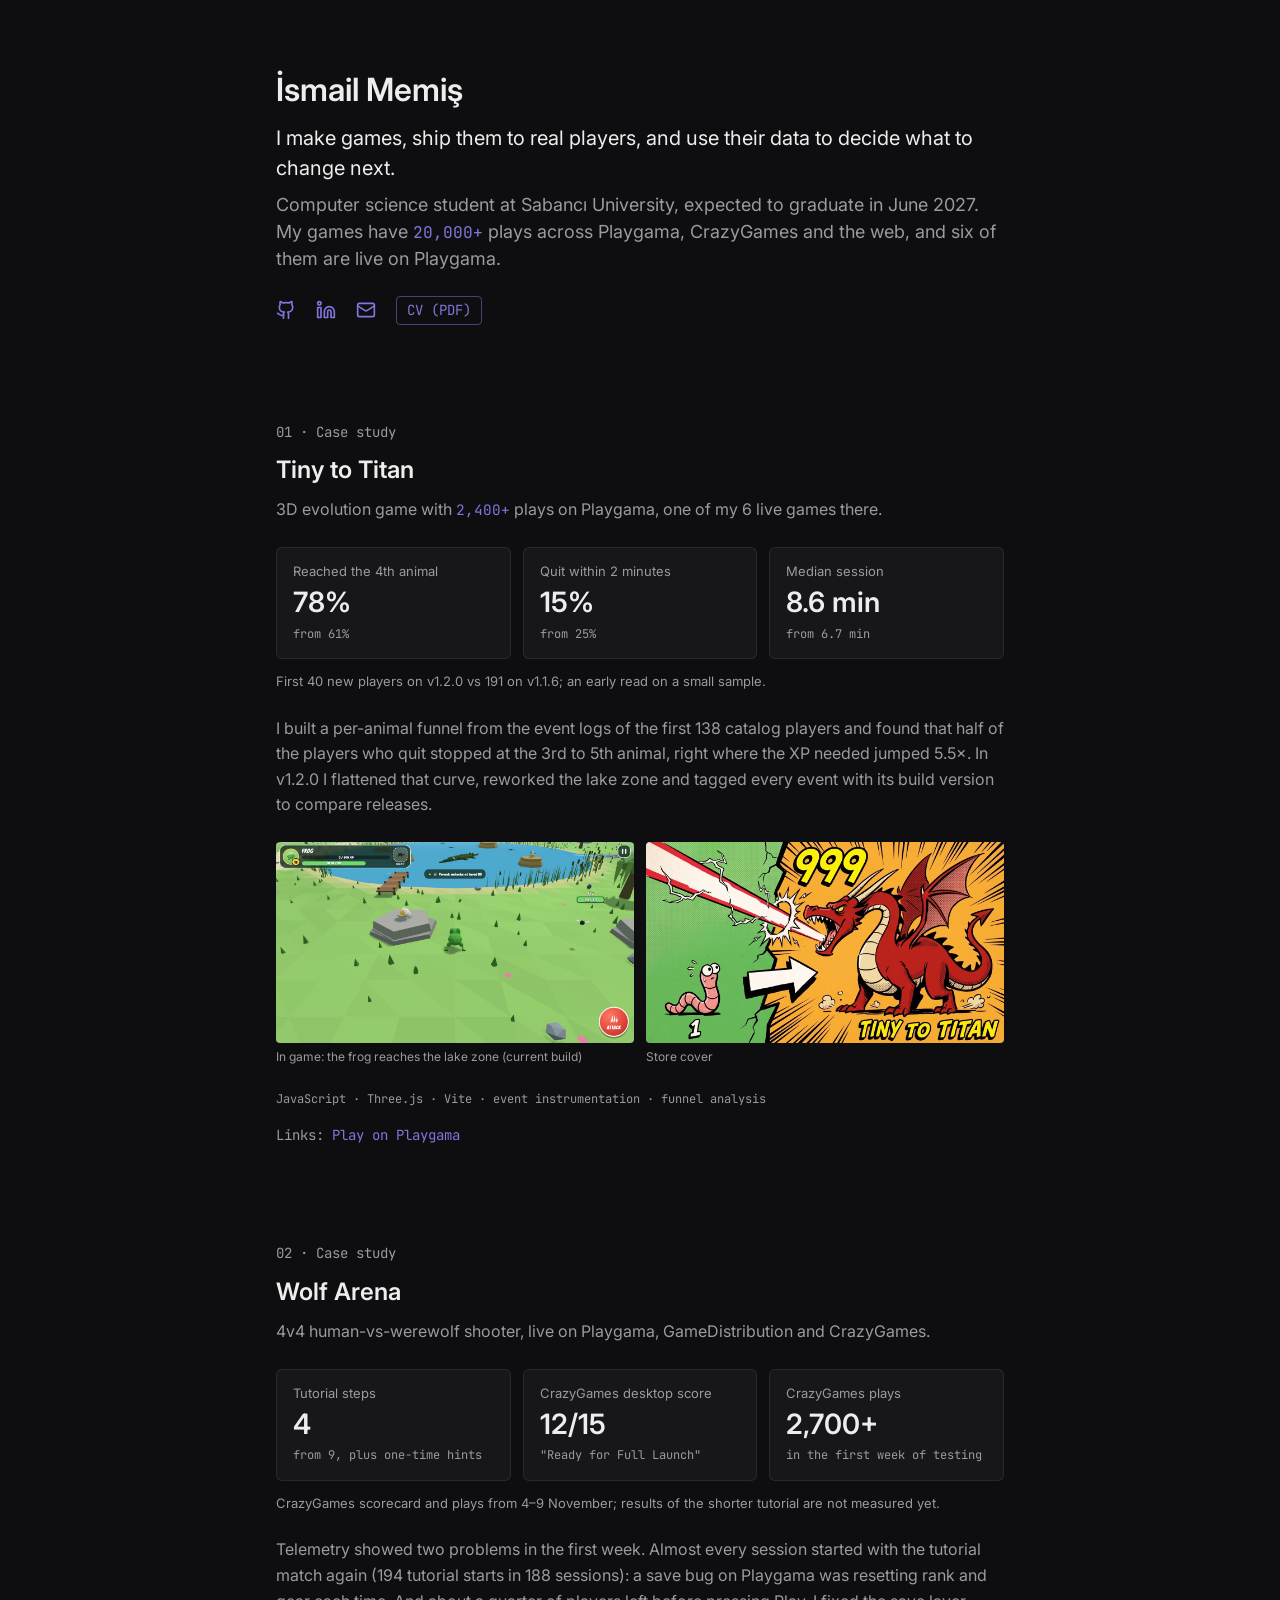
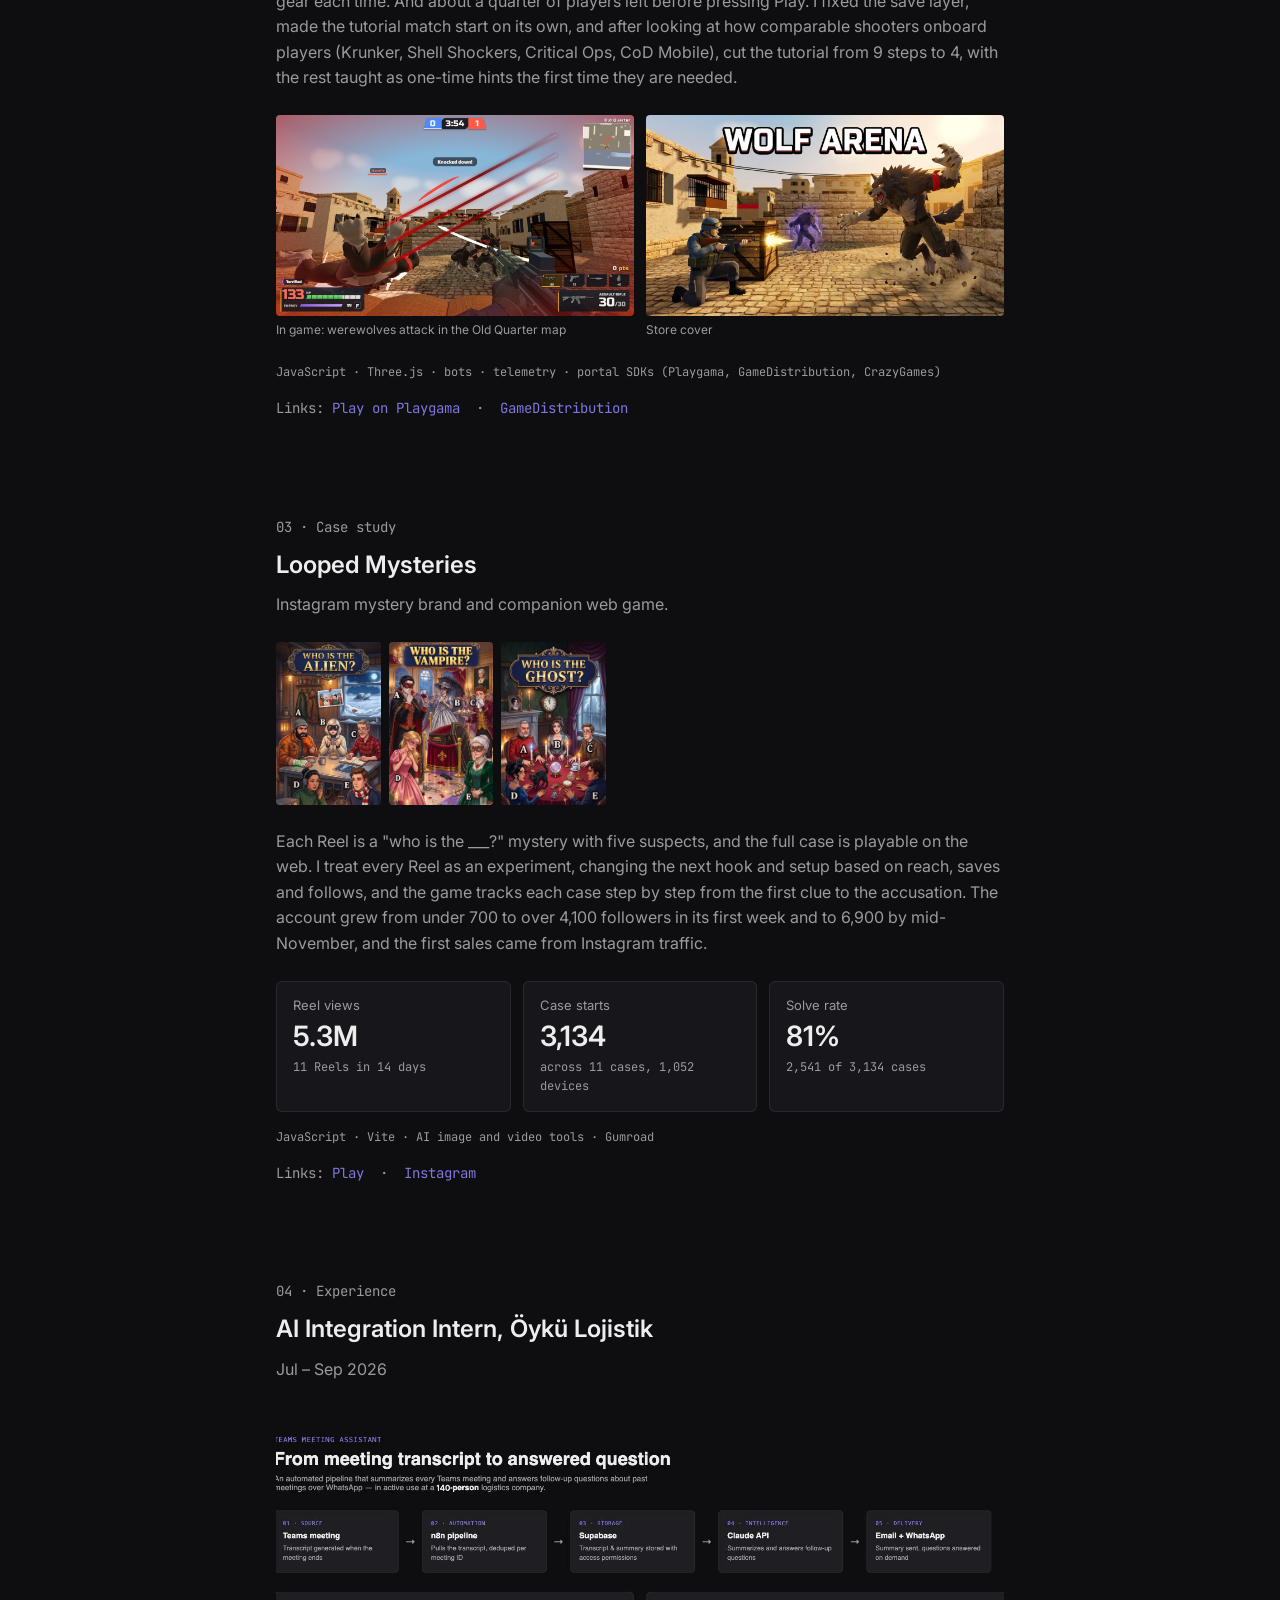
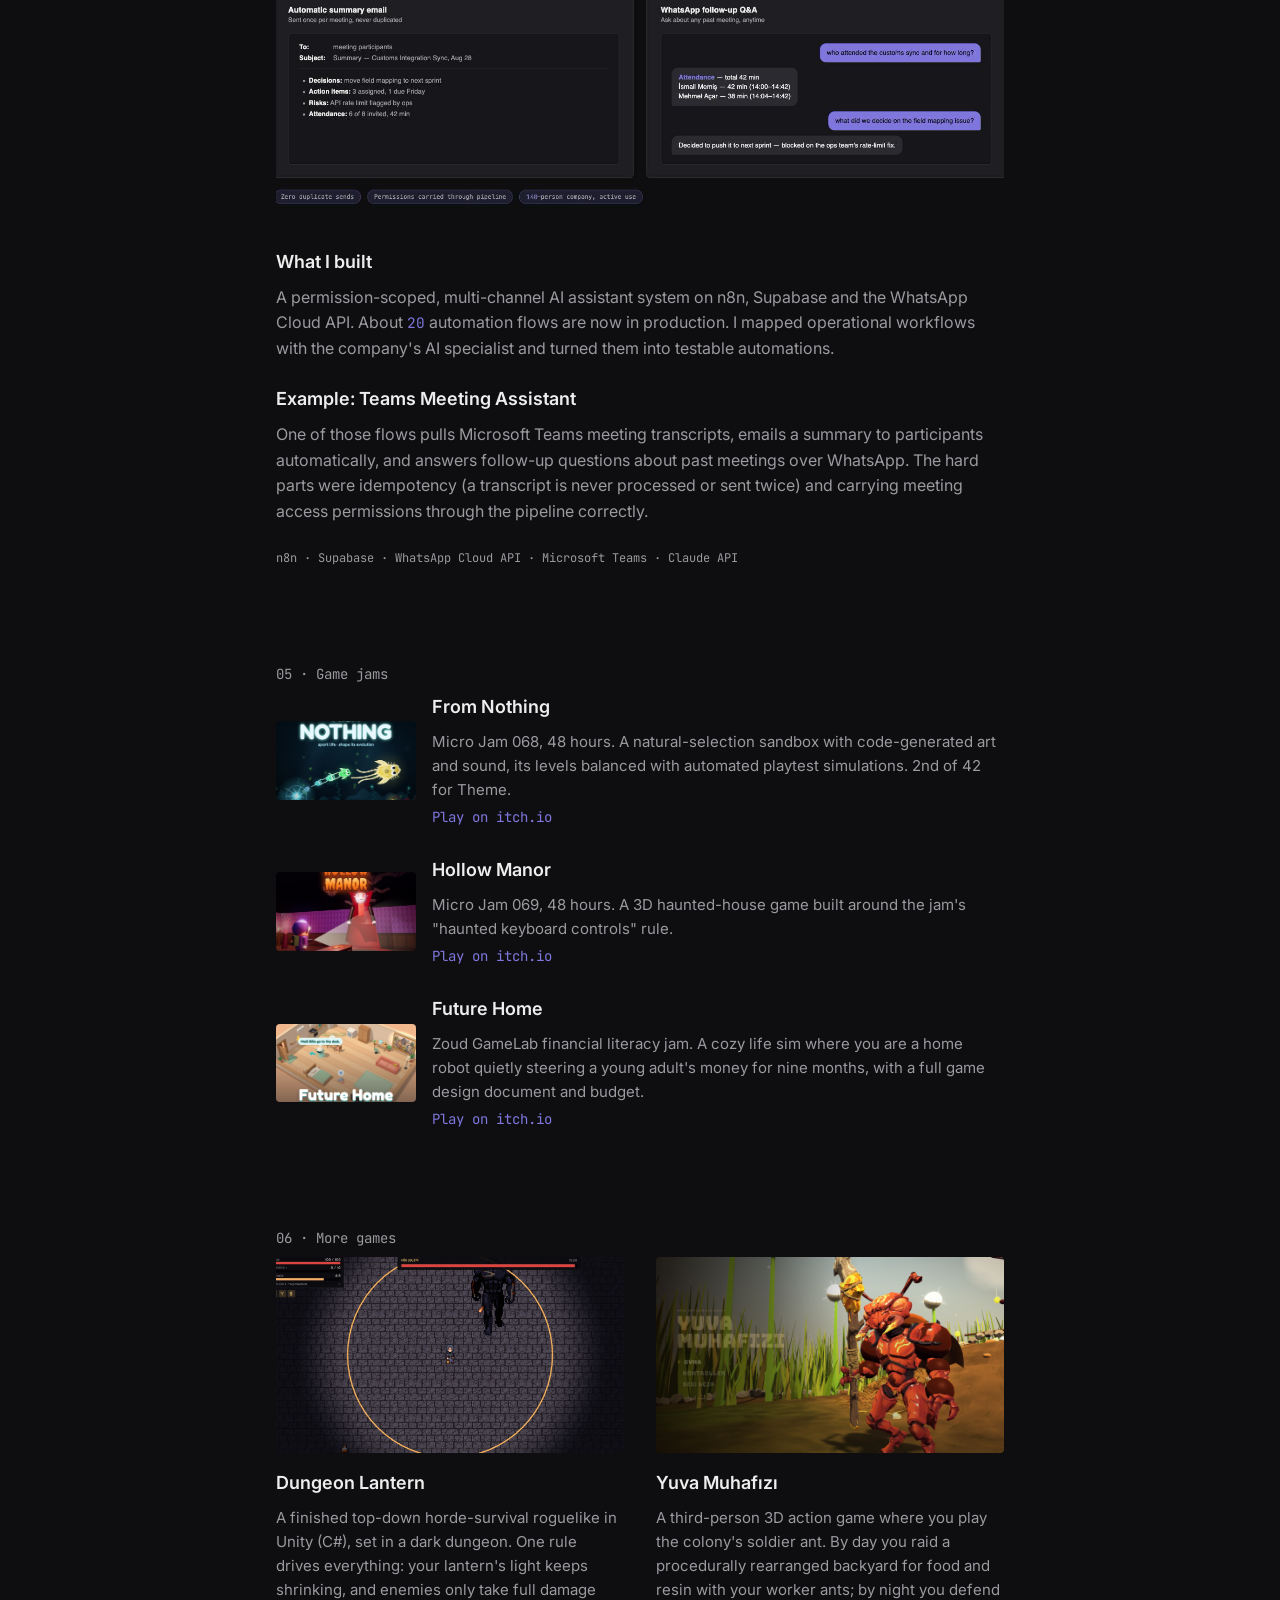
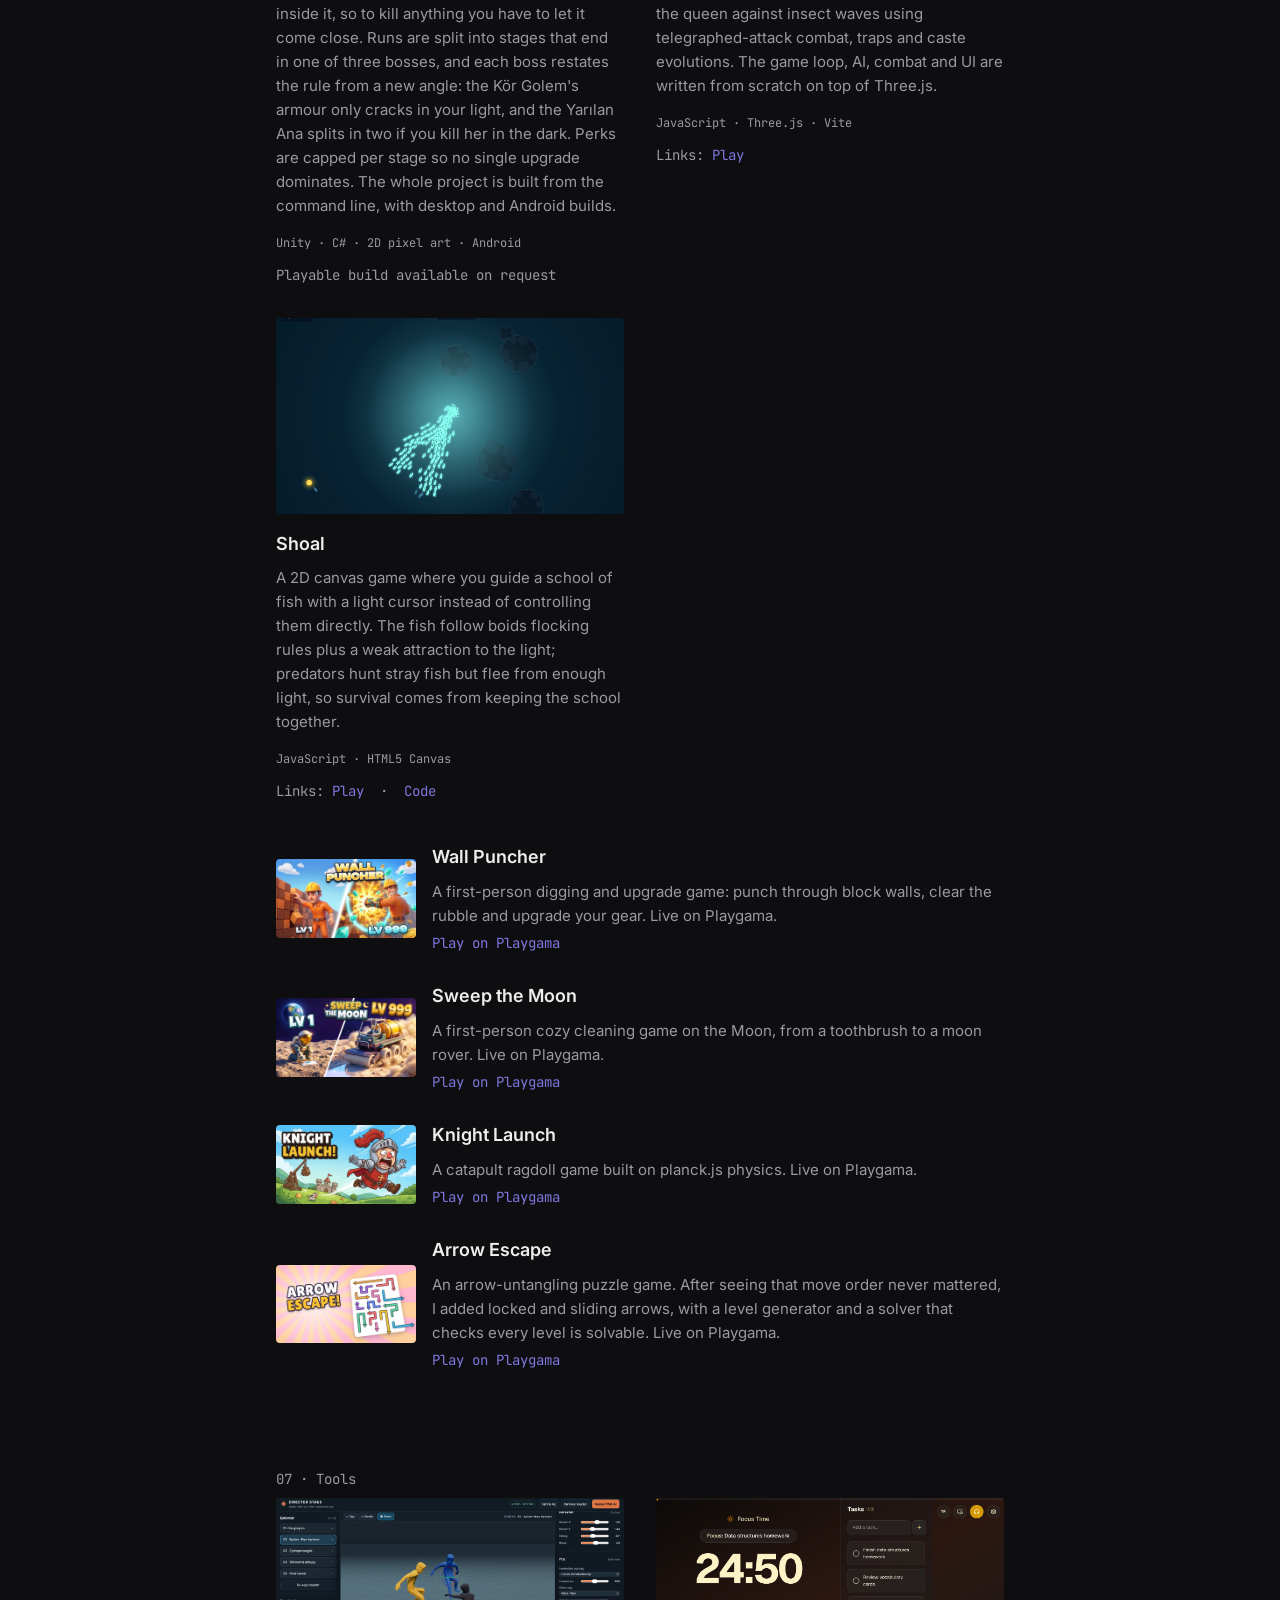
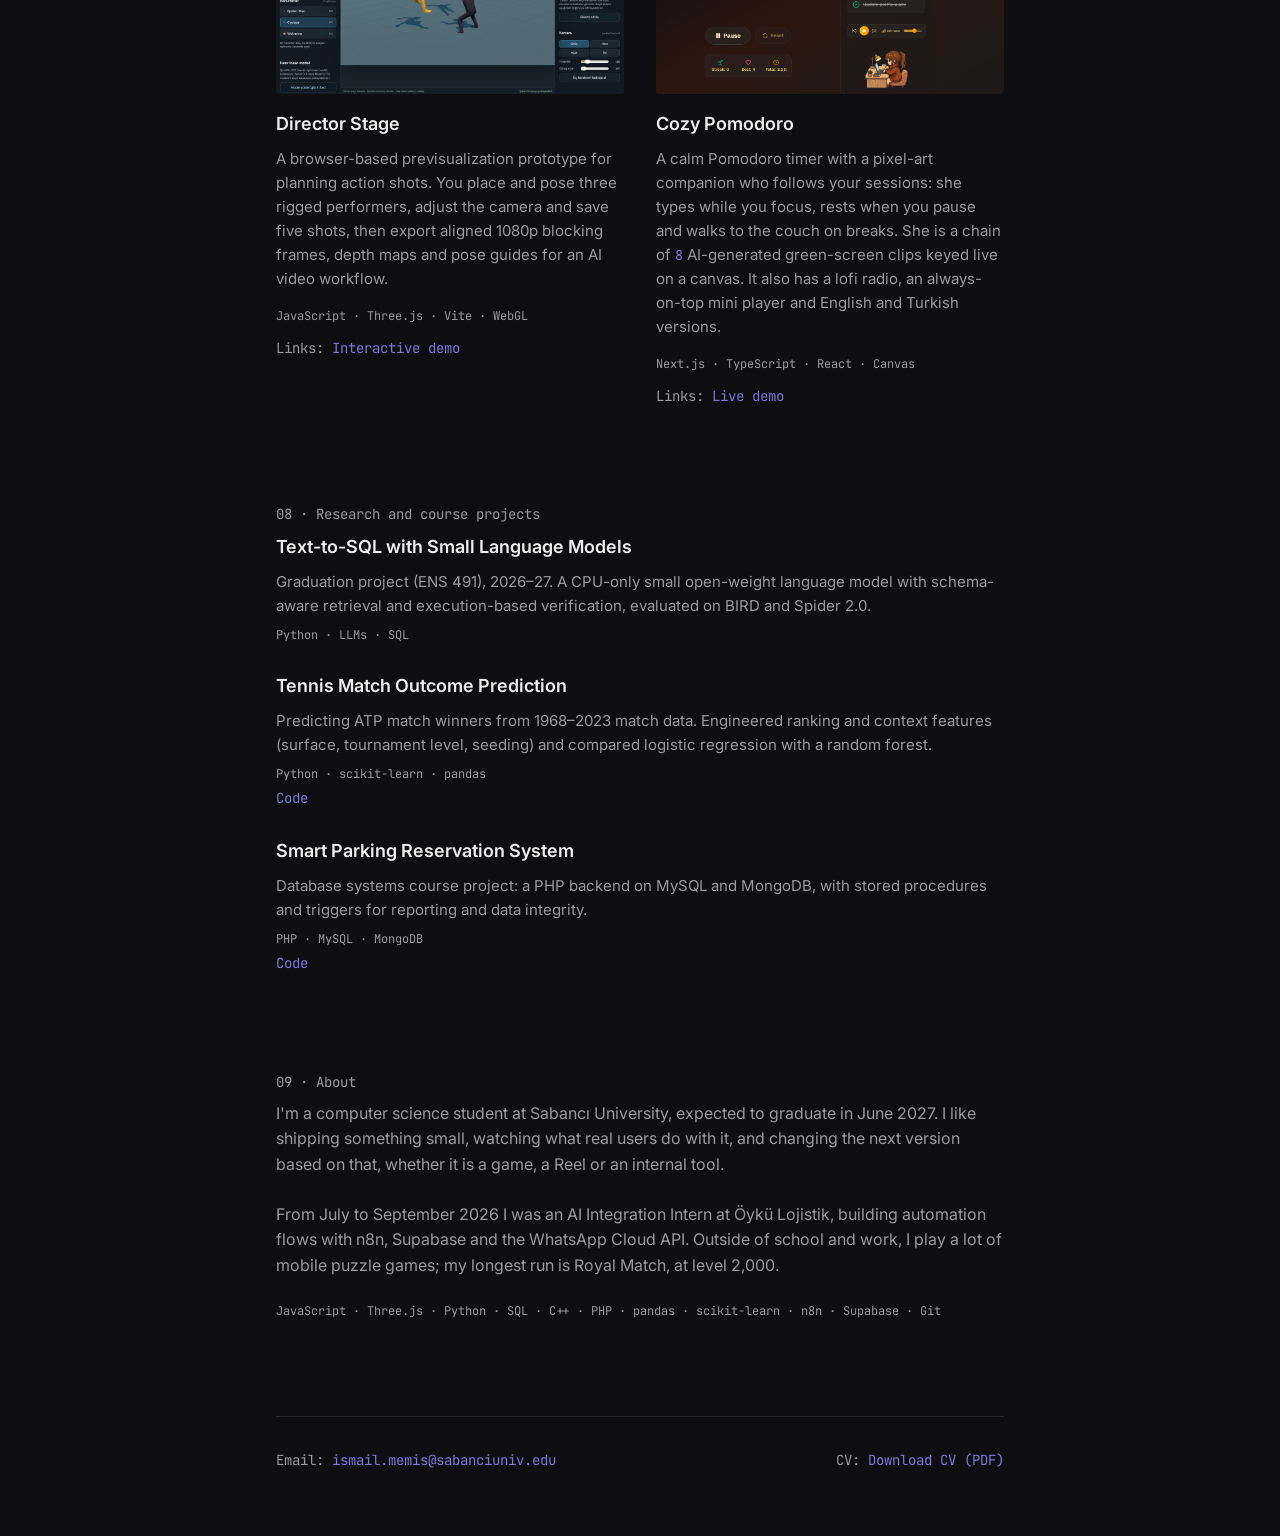
<file: index.html>
<!DOCTYPE html>
<html lang="en">
<head>
  <meta charset="UTF-8">
  <meta name="viewport" content="width=device-width, initial-scale=1.0">
  <title>İsmail Memiş - Portfolio</title>
  <meta name="description" content="Computer science student at Sabancı University (expected June 2027). I make games, ship them to real players and use their data to decide what to change next.">

  <link rel="icon" type="image/svg+xml" href="assets/favicon.svg">

  <meta property="og:title" content="İsmail Memiş - Portfolio">
  <meta property="og:description" content="Computer science student at Sabancı University (expected June 2027). I make games, ship them to real players and use their data to decide what to change next.">
  <meta property="og:type" content="website">
  <meta property="og:url" content="https://ismailm1734.github.io/">
  <meta property="og:image" content="https://ismailm1734.github.io/assets/og-cover.jpg">
  <meta property="og:image:width" content="1200">
  <meta property="og:image:height" content="627">

  <meta name="twitter:card" content="summary_large_image">
  <meta name="twitter:title" content="İsmail Memiş - Portfolio">
  <meta name="twitter:description" content="Computer science student at Sabancı University (expected June 2027). I make games, ship them to real players and use their data to decide what to change next.">
  <meta name="twitter:image" content="https://ismailm1734.github.io/assets/og-cover.jpg">

  <link rel="preconnect" href="https://fonts.googleapis.com">
  <link rel="preconnect" href="https://fonts.gstatic.com" crossorigin>
  <link href="https://fonts.googleapis.com/css2?family=Inter:wght@400;600&family=JetBrains+Mono:wght@400;600&display=swap" rel="stylesheet">

  <link rel="stylesheet" href="style.css?v=20261118b">
</head>
<body>
  <div class="container">
    <header>
      <h1>İsmail Memiş</h1>
      <p class="tagline">I make games, ship them to real players, and use their data to decide what to change next.</p>
      <p>Computer science student at Sabancı University, expected to graduate in June 2027. My games have <span class="accent-number">20,000+</span> plays across Playgama, CrazyGames and the web, and six of them are live on Playgama.</p>

      <div class="header-links">
        <a href="https://github.com/ismailm1734" aria-label="GitHub" target="_blank" rel="noopener noreferrer">
          <span class="icon icon-github"></span>
        </a>
        <a href="https://www.linkedin.com/in/ismail-memiş-722ab3253/" aria-label="LinkedIn" target="_blank" rel="noopener noreferrer">
          <span class="icon icon-linkedin"></span>
        </a>
        <a href="mailto:ismail.memis@sabanciuniv.edu" aria-label="Email">
          <span class="icon icon-mail"></span>
        </a>
        <a href="assets/ismail-memis-cv.pdf" class="header-cv" target="_blank" rel="noopener noreferrer">CV (PDF)</a>
      </div>
    </header>

    <main>
      <section class="case-study">
        <div class="section-number">01 · Case study</div>
        <h2>Tiny to Titan</h2>
        <p class="case-subtitle">3D evolution game with <span class="accent-number">2,400+</span> plays on Playgama, one of my 6 live games there.</p>

        <div class="stat-row">
          <div class="stat">
            <div class="stat-label">Reached the 4th animal</div>
            <div class="stat-value">78%</div>
            <div class="stat-delta">from 61%</div>
          </div>
          <div class="stat">
            <div class="stat-label">Quit within 2 minutes</div>
            <div class="stat-value">15%</div>
            <div class="stat-delta">from 25%</div>
          </div>
          <div class="stat">
            <div class="stat-label">Median session</div>
            <div class="stat-value">8.6 min</div>
            <div class="stat-delta">from 6.7 min</div>
          </div>
        </div>
        <p class="stat-note">First 40 new players on v1.2.0 vs 191 on v1.1.6; an early read on a small sample.</p>

        <p class="case-intro">I built a per-animal funnel from the event logs of the first 138 catalog players and found that half of the players who quit stopped at the 3rd to 5th animal, right where the XP needed jumped 5.5×. In v1.2.0 I flattened that curve, reworked the lake zone and tagged every event with its build version to compare releases.</p>

        <div class="case-media">
          <figure>
            <img src="assets/tiny-to-titan-gameplay.jpg" alt="Tiny to Titan gameplay: the player as a frog reaching the lake zone, with the XP bar and next animal at the top" loading="lazy">
            <figcaption>In game: the frog reaches the lake zone (current build)</figcaption>
          </figure>
          <figure>
            <img src="assets/tiny-to-titan.jpg" alt="Tiny to Titan cover art: a small worm marked 1 next to a fire-breathing dragon marked 999" loading="lazy">
            <figcaption>Store cover</figcaption>
          </figure>
        </div>

        <div class="tech-tags">JavaScript · Three.js · Vite · event instrumentation · funnel analysis</div>
        <div class="links-row">
          Links: <a href="https://playgama.com/game/tiny-to-titan" target="_blank" rel="noopener noreferrer">Play on Playgama</a>
        </div>
      </section>

      <section class="case-study">
        <div class="section-number">02 · Case study</div>
        <h2>Wolf Arena</h2>
        <p class="case-subtitle">4v4 human-vs-werewolf shooter, live on Playgama, GameDistribution and CrazyGames.</p>

        <div class="stat-row">
          <div class="stat">
            <div class="stat-label">Tutorial steps</div>
            <div class="stat-value">4</div>
            <div class="stat-delta">from 9, plus one-time hints</div>
          </div>
          <div class="stat">
            <div class="stat-label">CrazyGames desktop score</div>
            <div class="stat-value">12/15</div>
            <div class="stat-delta">"Ready for Full Launch"</div>
          </div>
          <div class="stat">
            <div class="stat-label">CrazyGames plays</div>
            <div class="stat-value">2,700+</div>
            <div class="stat-delta">in the first week of testing</div>
          </div>
        </div>
        <p class="stat-note">CrazyGames scorecard and plays from 4–9 November; results of the shorter tutorial are not measured yet.</p>

        <p class="case-intro">Telemetry showed two problems in the first week. Almost every session started with the tutorial match again (194 tutorial starts in 188 sessions): a save bug on Playgama was resetting rank and gear each time. And about a quarter of players left before pressing Play. I fixed the save layer, made the tutorial match start on its own, and after looking at how comparable shooters onboard players (Krunker, Shell Shockers, Critical Ops, CoD Mobile), cut the tutorial from 9 steps to 4, with the rest taught as one-time hints the first time they are needed.</p>

        <div class="case-media">
          <figure>
            <img src="assets/wolf-arena-gameplay.jpg" alt="Wolf Arena gameplay: werewolves attacking the player in the Old Quarter map, with the match HUD" loading="lazy">
            <figcaption>In game: werewolves attack in the Old Quarter map</figcaption>
          </figure>
          <figure>
            <img src="assets/wolf-arena.jpg" alt="Wolf Arena cover art" loading="lazy">
            <figcaption>Store cover</figcaption>
          </figure>
        </div>

        <div class="tech-tags">JavaScript · Three.js · bots · telemetry · portal SDKs (Playgama, GameDistribution, CrazyGames)</div>
        <div class="links-row">
          Links: <a href="https://playgama.com/game/wolf-arena" target="_blank" rel="noopener noreferrer">Play on Playgama</a>
          <span class="separator">·</span>
          <a href="https://gamedistribution.com/games/wolf-arena" target="_blank" rel="noopener noreferrer">GameDistribution</a>
        </div>
      </section>

      <section class="case-study">
        <div class="section-number">03 · Case study</div>
        <h2>Looped Mysteries</h2>
        <p class="case-subtitle">Instagram mystery brand and companion web game.</p>
        <div class="case-gallery">
          <img src="assets/lm-alien.jpg" alt="Looped Mysteries case cover: Who is the alien? Five suspects around a table in a snowed-in research station">
          <img src="assets/lm-vampire.jpg" alt="Looped Mysteries case cover: Who is the vampire? Five suspects at a masked ball">
          <img src="assets/lm-ghost.jpg" alt="Looped Mysteries case cover: Who is the ghost? Five suspects at a séance table">
        </div>

        <p class="case-intro">Each Reel is a "who is the ___?" mystery with five suspects, and the full case is playable on the web. I treat every Reel as an experiment, changing the next hook and setup based on reach, saves and follows, and the game tracks each case step by step from the first clue to the accusation. The account grew from under 700 to over 4,100 followers in its first week and to 6,900 by mid-November, and the first sales came from Instagram traffic.</p>

        <div class="stat-row">
          <div class="stat">
            <div class="stat-label">Reel views</div>
            <div class="stat-value">5.3M</div>
            <div class="stat-delta">11 Reels in 14 days</div>
          </div>
          <div class="stat">
            <div class="stat-label">Case starts</div>
            <div class="stat-value">3,134</div>
            <div class="stat-delta">across 11 cases, 1,052 devices</div>
          </div>
          <div class="stat">
            <div class="stat-label">Solve rate</div>
            <div class="stat-value">81%</div>
            <div class="stat-delta">2,541 of 3,134 cases</div>
          </div>
        </div>

        <div class="tech-tags">JavaScript · Vite · AI image and video tools · Gumroad</div>
        <div class="links-row">
          Links: <a href="https://loopedmysteries.me/" target="_blank" rel="noopener noreferrer">Play</a>
          <span class="separator">·</span>
          <a href="https://www.instagram.com/loopedmysteries/" target="_blank" rel="noopener noreferrer">Instagram</a>
        </div>
      </section>

      <section class="featured-project">
        <div class="section-number">04 · Experience</div>
        <h2>AI Integration Intern, Öykü Lojistik</h2>
        <p class="case-subtitle">Jul – Sep 2026</p>
        <img src="assets/meeting-assistant.png" alt="Diagram of the Teams Meeting Assistant pipeline, from transcript to email summary and WhatsApp Q&amp;A">

        <div class="featured-content">
          <div class="content-block">
            <h3>What I built</h3>
            <p>A permission-scoped, multi-channel AI assistant system on n8n, Supabase and the WhatsApp Cloud API. About <span class="accent-number">20</span> automation flows are now in production. I mapped operational workflows with the company's AI specialist and turned them into testable automations.</p>
          </div>

          <div class="content-block">
            <h3>Example: Teams Meeting Assistant</h3>
            <p>One of those flows pulls Microsoft Teams meeting transcripts, emails a summary to participants automatically, and answers follow-up questions about past meetings over WhatsApp. The hard parts were idempotency (a transcript is never processed or sent twice) and carrying meeting access permissions through the pipeline correctly.</p>
          </div>
        </div>
        <div class="tech-tags">n8n · Supabase · WhatsApp Cloud API · Microsoft Teams · Claude API</div>
      </section>

      <section class="other-projects">
        <div class="section-number">05 · Game jams</div>
        <ul class="compact-list">
          <li class="thumb-item">
            <img src="assets/from-nothing.jpg" alt="From Nothing cover art">
            <div>
              <h3>From Nothing</h3>
              <p>Micro Jam 068, 48 hours. A natural-selection sandbox with code-generated art and sound, its levels balanced with automated playtest simulations. 2nd of 42 for Theme.</p>
              <div class="links-row"><a href="https://ismailm1734.itch.io/from-nothing" target="_blank" rel="noopener noreferrer">Play on itch.io</a></div>
            </div>
          </li>
          <li class="thumb-item">
            <img src="assets/hollow-manor.jpg" alt="Hollow Manor cover art">
            <div>
              <h3>Hollow Manor</h3>
              <p>Micro Jam 069, 48 hours. A 3D haunted-house game built around the jam's "haunted keyboard controls" rule.</p>
              <div class="links-row"><a href="https://ismailm1734.itch.io/hollow-manor" target="_blank" rel="noopener noreferrer">Play on itch.io</a></div>
            </div>
          </li>
          <li class="thumb-item">
            <img src="assets/future-home.jpg" alt="Future Home cover art">
            <div>
              <h3>Future Home</h3>
              <p>Zoud GameLab financial literacy jam. A cozy life sim where you are a home robot quietly steering a young adult's money for nine months, with a full game design document and budget.</p>
              <div class="links-row"><a href="https://ismailm1734.itch.io/future-home" target="_blank" rel="noopener noreferrer">Play on itch.io</a></div>
            </div>
          </li>
        </ul>
      </section>

      <section class="other-projects">
        <div class="section-number">06 · More games</div>
        <div class="projects-grid">

          <article class="project-card">
            <img src="assets/dungeon-lantern-gameplay.jpg" alt="Dungeon Lantern gameplay: the player stands in the lantern's light circle as the Kör Golem boss walks in, with health, level and lantern bars at the top left" loading="lazy">
            <div class="card-content">
              <h3>Dungeon Lantern</h3>
              <p>A finished top-down horde-survival roguelike in Unity (C#), set in a dark dungeon. One rule drives everything: your lantern's light keeps shrinking, and enemies only take full damage inside it, so to kill anything you have to let it come close. Runs are split into stages that end in one of three bosses, and each boss restates the rule from a new angle: the Kör Golem's armour only cracks in your light, and the Yarılan Ana splits in two if you kill her in the dark. Perks are capped per stage so no single upgrade dominates. The whole project is built from the command line, with desktop and Android builds.</p>
              <div class="tech-tags">Unity · C# · 2D pixel art · Android</div>
              <div class="links-row">Playable build available on request</div>
            </div>
          </article>

          <article class="project-card">
            <img src="assets/yuva-muhafizi.png" alt="Title screen of Yuva Muhafızı, showing the armored soldier ant holding a spear">
            <div class="card-content">
              <h3>Yuva Muhafızı</h3>
              <p>A third-person 3D action game where you play the colony's soldier ant. By day you raid a procedurally rearranged backyard for food and resin with your worker ants; by night you defend the queen against insect waves using telegraphed-attack combat, traps and caste evolutions. The game loop, AI, combat and UI are written from scratch on top of Three.js.</p>
              <div class="tech-tags">JavaScript · Three.js · Vite</div>
              <div class="links-row">
                Links: <a href="https://ismailm1734.github.io/yuva-muhafizi/" target="_blank" rel="noopener noreferrer">Play</a>
              </div>
            </div>
          </article>

          <article class="project-card">
            <img src="assets/boids.png" alt="Screenshot of Shoal, a boids-based fish flocking game">
            <div class="card-content">
              <h3>Shoal</h3>
              <p>A 2D canvas game where you guide a school of fish with a light cursor instead of controlling them directly. The fish follow boids flocking rules plus a weak attraction to the light; predators hunt stray fish but flee from enough light, so survival comes from keeping the school together.</p>
              <div class="tech-tags">JavaScript · HTML5 Canvas</div>
              <div class="links-row">
                Links: <a href="https://ismailm1734.github.io/boids_fishes/" target="_blank" rel="noopener noreferrer">Play</a>
                <span class="separator">·</span>
                <a href="https://github.com/ismailm1734/boids_fishes" target="_blank" rel="noopener noreferrer">Code</a>
              </div>
            </div>
          </article>

        </div>
        <ul class="compact-list compact-list--after-grid">
          <li class="thumb-item">
            <img src="assets/wall-puncher.jpg" alt="Wall Puncher cover art">
            <div>
              <h3>Wall Puncher</h3>
              <p>A first-person digging and upgrade game: punch through block walls, clear the rubble and upgrade your gear. Live on Playgama.</p>
              <div class="links-row"><a href="https://playgama.com/game/wall-puncher" target="_blank" rel="noopener noreferrer">Play on Playgama</a></div>
            </div>
          </li>
          <li class="thumb-item">
            <img src="assets/sweep-the-moon.jpg" alt="Sweep the Moon cover art">
            <div>
              <h3>Sweep the Moon</h3>
              <p>A first-person cozy cleaning game on the Moon, from a toothbrush to a moon rover. Live on Playgama.</p>
              <div class="links-row"><a href="https://playgama.com/game/sweep-the-moon" target="_blank" rel="noopener noreferrer">Play on Playgama</a></div>
            </div>
          </li>
          <li class="thumb-item">
            <img src="assets/knight-launch.jpg" alt="Knight Launch cover: a screaming knight flying through the air from a trebuchet">
            <div>
              <h3>Knight Launch</h3>
              <p>A catapult ragdoll game built on planck.js physics. Live on Playgama.</p>
              <div class="links-row"><a href="https://playgama.com/game/knight-launch" target="_blank" rel="noopener noreferrer">Play on Playgama</a></div>
            </div>
          </li>
          <li class="thumb-item">
            <img src="assets/arrow-escape.jpg" alt="Arrow Escape cover: a grid of tangled colored arrows">
            <div>
              <h3>Arrow Escape</h3>
              <p>An arrow-untangling puzzle game. After seeing that move order never mattered, I added locked and sliding arrows, with a level generator and a solver that checks every level is solvable. Live on Playgama.</p>
              <div class="links-row"><a href="https://playgama.com/game/arrow-escape" target="_blank" rel="noopener noreferrer">Play on Playgama</a></div>
            </div>
          </li>
        </ul>
      </section>

      <section class="other-projects">
        <div class="section-number">07 · Tools</div>
        <div class="projects-grid">

          <article class="project-card">
            <img src="assets/director-stage.png" alt="Director Stage interface showing the shot list, three rigged performers in the viewport, and the pose and camera controls">
            <div class="card-content">
              <h3>Director Stage</h3>
              <p>A browser-based previsualization prototype for planning action shots. You place and pose three rigged performers, adjust the camera and save five shots, then export aligned 1080p blocking frames, depth maps and pose guides for an AI video workflow.</p>
              <div class="tech-tags">JavaScript · Three.js · Vite · WebGL</div>
              <div class="links-row">
                Links: <a href="https://ismailm1734.github.io/director-stage/" target="_blank" rel="noopener noreferrer">Interactive demo</a>
              </div>
            </div>
          </article>

          <article class="project-card">
            <img src="assets/cozy-pomodoro.png" alt="Screenshot of Cozy Pomodoro showing a running focus timer, a task list, the lofi radio bar, and a pixel-art character typing at her desk">
            <div class="card-content">
              <h3>Cozy Pomodoro</h3>
              <p>A calm Pomodoro timer with a pixel-art companion who follows your sessions: she types while you focus, rests when you pause and walks to the couch on breaks. She is a chain of <span class="accent-number">8</span> AI-generated green-screen clips keyed live on a canvas. It also has a lofi radio, an always-on-top mini player and English and Turkish versions.</p>
              <div class="tech-tags">Next.js · TypeScript · React · Canvas</div>
              <div class="links-row">
                Links: <a href="https://cozy-pomodoro-app.vercel.app" target="_blank" rel="noopener noreferrer">Live demo</a>
              </div>
            </div>
          </article>

        </div>
      </section>

      <section class="course-projects">
        <div class="section-number">08 · Research and course projects</div>
        <ul class="compact-list">
          <li>
            <h3>Text-to-SQL with Small Language Models</h3>
            <p>Graduation project (ENS 491), 2026–27. A CPU-only small open-weight language model with schema-aware retrieval and execution-based verification, evaluated on BIRD and Spider 2.0.</p>
            <div class="tech-tags">Python · LLMs · SQL</div>
          </li>
          <li>
            <h3>Tennis Match Outcome Prediction</h3>
            <p>Predicting ATP match winners from 1968–2023 match data. Engineered ranking and context features (surface, tournament level, seeding) and compared logistic regression with a random forest.</p>
            <div class="tech-tags">Python · scikit-learn · pandas</div>
            <div class="links-row"><a href="https://github.com/ismailm1734/tennis-match-prediction" target="_blank" rel="noopener noreferrer">Code</a></div>
          </li>
          <li>
            <h3>Smart Parking Reservation System</h3>
            <p>Database systems course project: a PHP backend on MySQL and MongoDB, with stored procedures and triggers for reporting and data integrity.</p>
            <div class="tech-tags">PHP · MySQL · MongoDB</div>
            <div class="links-row"><a href="https://github.com/ismailm1734/smart-parking-reservation" target="_blank" rel="noopener noreferrer">Code</a></div>
          </li>
        </ul>
      </section>

      <section class="about">
        <div class="section-number">09 · About</div>
        <div class="about-content">
          <p>I'm a computer science student at Sabancı University, expected to graduate in June 2027. I like shipping something small, watching what real users do with it, and changing the next version based on that, whether it is a game, a Reel or an internal tool.</p>
          <p>From July to September 2026 I was an AI Integration Intern at Öykü Lojistik, building automation flows with n8n, Supabase and the WhatsApp Cloud API. Outside of school and work, I play a lot of mobile puzzle games; my longest run is Royal Match, at level 2,000.</p>
          <div class="tech-tags">JavaScript · Three.js · Python · SQL · C++ · PHP · pandas · scikit-learn · n8n · Supabase · Git</div>
        </div>
      </section>
    </main>

    <footer>
      <p>Email: <a href="mailto:ismail.memis@sabanciuniv.edu">ismail.memis@sabanciuniv.edu</a></p>
      <p>CV: <a href="assets/ismail-memis-cv.pdf" target="_blank" rel="noopener noreferrer">Download CV (PDF)</a></p>
    </footer>
  </div>
</body>
</html>
</file>
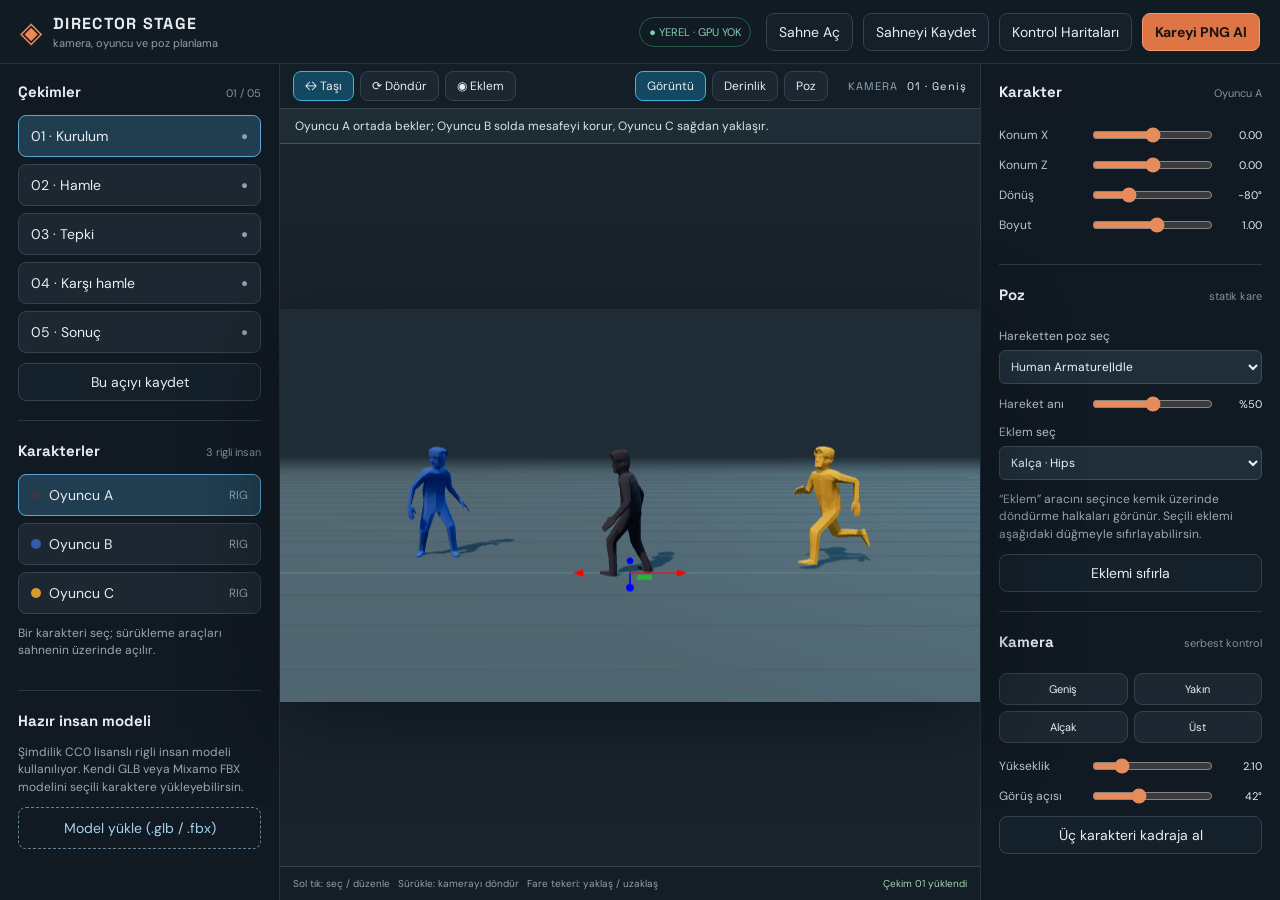
<file: director-stage/index.html>
<!doctype html>
<html lang="tr">
  <head>
    <meta charset="UTF-8" />
    <meta name="viewport" content="width=device-width, initial-scale=1.0" />
    <title>Director Stage — Kamera ve Poz</title>
    <script type="module" crossorigin src="/director-stage/assets/index-CcOYob1Y.js"></script>
    <link rel="stylesheet" crossorigin href="/director-stage/assets/index-DsJXOiDS.css">
  </head>
  <body>
    <div id="app">
      <header class="topbar">
        <div class="brand"><span class="brand-mark">◈</span><div><strong>DIRECTOR STAGE</strong><small>kamera, oyuncu ve poz planlama</small></div></div>
        <div class="top-actions"><span class="offline">● YEREL · GPU YOK</span><label class="import-button">Sahne Aç<input id="import-json" type="file" accept=".json" hidden /></label><button id="export-json" class="secondary">Sahneyi Kaydet</button><button id="export-maps" class="secondary" title="Derinlik ve OpenPose poz haritası, 1920×1080">Kontrol Haritaları</button><button id="export-png" class="primary">Kareyi PNG Al</button></div>
      </header>
      <aside class="sidebar left">
        <section><div class="section-head"><h2>Çekimler</h2><span>01 / 05</span></div><div id="shot-list" class="shot-list"></div><div class="row"><button id="save-shot" class="secondary full">Bu açıyı kaydet</button></div></section>
        <section><div class="section-head"><h2>Karakterler</h2><span>3 rigli insan</span></div><div id="actor-list" class="actor-list"></div><p class="hint">Bir karakteri seç; sürükleme araçları sahnenin üzerinde açılır.</p></section>
        <section><h2>Hazır insan modeli</h2><p class="hint">Şimdilik CC0 lisanslı rigli insan modeli kullanılıyor. Kendi GLB veya Mixamo FBX modelini seçili karaktere yükleyebilirsin.</p><label class="file-button">Model yükle (.glb / .fbx)<input id="model-file" type="file" accept=".glb,.fbx" hidden /></label><p id="model-status" class="status"></p></section>
      </aside>
      <main class="stage-wrap">
        <div class="viewport-bar"><div><button id="mode-move" class="tool active">↔ Taşı</button><button id="mode-rotate" class="tool">⟳ Döndür</button><button id="mode-pose" class="tool">◉ Eklem</button></div><div class="view-modes"><button data-view="image" class="tool active">Görüntü</button><button data-view="depth" class="tool">Derinlik</button><button data-view="pose" class="tool">Poz</button></div><div class="camera-badge">KAMERA <span id="camera-name">01 · Geniş</span></div></div>
        <div id="shot-note" class="shot-note" hidden></div>
        <div id="viewport"></div>
        <div class="viewport-footer"><span>Sol tık: seç / düzenle</span><span>Sürükle: kamerayı döndür</span><span>Fare tekeri: yaklaş / uzaklaş</span><span id="render-status">Hazırlanıyor…</span></div>
      </main>
      <aside class="sidebar right">
        <section><div class="section-head"><h2>Karakter</h2><span id="selected-name">Oyuncu A</span></div><div class="field"><label>Konum X</label><input data-actor="x" type="range" min="-7" max="7" step="0.05"/><output data-actor-out="x"></output></div><div class="field"><label>Konum Z</label><input data-actor="z" type="range" min="-7" max="7" step="0.05"/><output data-actor-out="z"></output></div><div class="field"><label>Dönüş</label><input data-actor="yaw" type="range" min="-180" max="180" step="1"/><output data-actor-out="yaw"></output></div><div class="field"><label>Boyut</label><input data-actor="scale" type="range" min="0.65" max="1.3" step="0.01"/><output data-actor-out="scale"></output></div></section>
        <section><div class="section-head"><h2>Poz</h2><span>statik kare</span></div><label class="stack">Hareketten poz seç<select id="clip-select"></select></label><div class="field"><label>Hareket anı</label><input id="clip-time" type="range" min="0" max="1" step="0.01" value="0.5"/><output id="clip-time-out">%50</output></div><label class="stack">Eklem seç<select id="bone-select"></select></label><p class="hint">“Eklem” aracını seçince kemik üzerinde döndürme halkaları görünür. Seçili eklemi aşağıdaki düğmeyle sıfırlayabilirsin.</p><button id="reset-bone" class="secondary full">Eklemi sıfırla</button></section>
        <section><div class="section-head"><h2>Kamera</h2><span>serbest kontrol</span></div><div class="preset-grid"><button data-camera-preset="wide">Geniş</button><button data-camera-preset="close">Yakın</button><button data-camera-preset="low">Alçak</button><button data-camera-preset="overhead">Üst</button></div><div class="field"><label>Yükseklik</label><input data-camera="height" type="range" min="0.5" max="8" step="0.05"/><output data-camera-out="height"></output></div><div class="field"><label>Görüş açısı</label><input data-camera="fov" type="range" min="20" max="80" step="1"/><output data-camera-out="fov"></output></div><button id="frame-all" class="secondary full">Üç karakteri kadraja al</button></section>
      </aside>
    </div>
  </body>
</html>
</file>
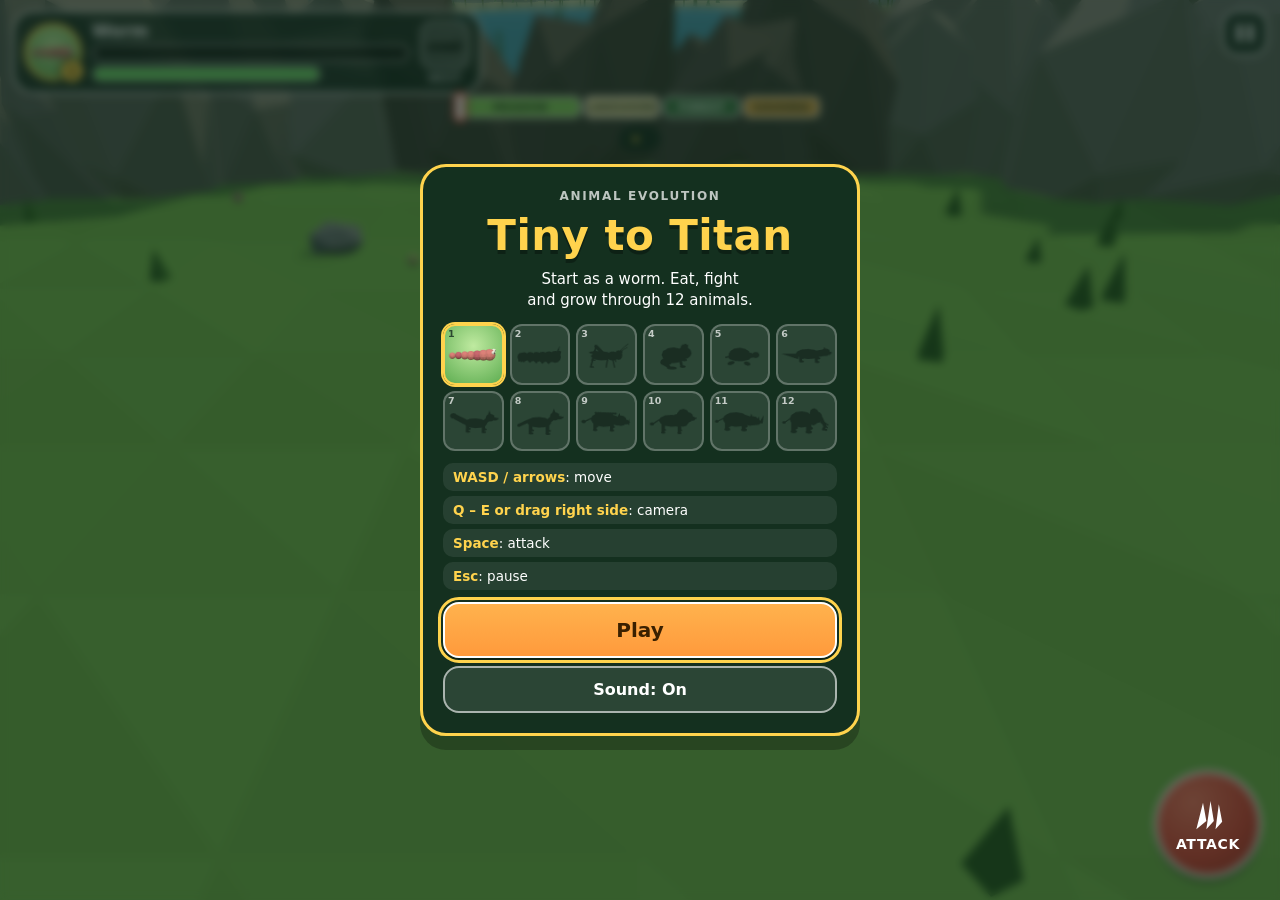
<file: tiny-to-titan/index.html>
<!doctype html>
<html lang="en">
  <head>
    <meta charset="utf-8" />
    <meta name="viewport" content="width=device-width, initial-scale=1, maximum-scale=1, user-scalable=no, viewport-fit=cover" />
    <title>Tiny to Titan</title>
    <script type="module" crossorigin src="./game.js"></script>
    <link rel="stylesheet" crossorigin href="./index.css">
  </head>
  <body>
    <canvas id="game"></canvas>

    <div id="hud">
      <div id="hurt"></div>

      <div id="topbar">
        <div id="me">
          <div id="portrait"><img id="portraitImg" alt="" /><span id="levelText">1</span></div>
          <div id="bars">
            <div id="stageName">Worm</div>
            <div id="xpBar" class="bar"><div id="xpFill"></div><span id="xpText"></span></div>
            <div id="hpBar" class="bar"><div id="hpFill"></div><span id="hpText"></span></div>
          </div>
          <div id="next">
            <div id="nextIcon"><img id="nextImg" alt="" /></div>
            <div id="nextLabel">Next</div>
          </div>
        </div>
        <button id="pauseBtn" aria-label="Pause"><span></span><span></span></button>
      </div>

      <div id="biomes" aria-hidden="true">
        <div class="biome" data-zone="meadow">Meadow</div>
        <div class="biome" data-zone="lake">Lakeshore</div>
        <div class="biome" data-zone="forest">Forest</div>
        <div class="biome" data-zone="savanna">Savanna</div>
        <div id="biomeDot"></div>
      </div>

      <div id="goal"><span id="goalArrow">➤</span><span id="goalText"></span></div>
      <div id="toast"></div>
      <div id="floaters"></div>
      <div id="hint"></div>

      <div id="stick"><div id="stickKnob"></div></div>
      <button id="attack" aria-label="Attack">
        <svg viewBox="0 0 48 48" aria-hidden="true">
          <path d="M10 40 L18 8 L22 30 Z M22 40 L27 6 L31 30 Z M33 40 L37 10 L41 31 Z" />
        </svg>
        <span>Attack</span>
        <div id="attackCd"></div>
      </button>

      <div id="menu">
        <div id="menuCard">
          <div id="menuKicker"></div>
          <h1 id="menuTitle">Tiny to Titan</h1>
          <p id="menuText"></p>
          <div id="menuChain"></div>
          <ul id="menuHelp"></ul>
          <div id="menuButtons"></div>
        </div>
      </div>
    </div>

  </body>
</html>
</file>
<file: style.css>
:root {
  --bg-color: #0e0e10;
  --text-primary: #ededed;
  --text-secondary: #9a9a9f;
  --accent-color: #7f77dd;

  --font-body: 'Inter', sans-serif;
  --font-mono: 'JetBrains Mono', monospace;

  --max-width: 760px;
  --spacing-base: 1rem;
  --spacing-large: 4rem;
  --spacing-xl: 6rem;
}

* {
  box-sizing: border-box;
  margin: 0;
  padding: 0;
}

body {
  background-color: var(--bg-color);
  color: var(--text-primary);
  font-family: var(--font-body);
  line-height: 1.6;
  font-size: 16px;
  -webkit-font-smoothing: antialiased;
  -moz-osx-font-smoothing: grayscale;
}

img {
  max-width: 100%;
  height: auto;
  display: block;
}

a {
  color: var(--accent-color);
  text-decoration: none;
  transition: opacity 0.2s ease;
}

a:hover {
  opacity: 0.8;
}

.container {
  max-width: var(--max-width);
  margin: 0 auto;
  padding: var(--spacing-large) var(--spacing-base);
}

header {
  margin-bottom: var(--spacing-xl);
}

h1 {
  font-size: 2rem;
  font-weight: 600;
  margin-bottom: 0.5rem;
}

header p {
  color: var(--text-secondary);
  font-size: 1.125rem;
  margin-bottom: 1.5rem;
  line-height: 1.5;
}

/* Header Icons using CSS mask-image */
.header-links {
  display: flex;
  gap: 1.25rem;
}

.header-links a {
  display: flex;
  align-items: center;
  justify-content: center;
}

.icon {
  display: inline-block;
  width: 20px;
  height: 20px;
  background-color: var(--accent-color);
  -webkit-mask-size: cover;
  mask-size: cover;
}

.icon-github {
  -webkit-mask-image: url("data:image/svg+xml,%3Csvg xmlns='http://www.w3.org/2000/svg' width='24' height='24' viewBox='0 0 24 24' fill='none' stroke='currentColor' stroke-width='2' stroke-linecap='round' stroke-linejoin='round' class='lucide lucide-github'%3E%3Cpath d='M15 22v-4a4.8 4.8 0 0 0-1-3.5c3 0 6-2 6-5.5.08-1.25-.27-2.48-1-3.5.28-1.15.28-2.35 0-3.5 0 0-1 0-3 1.5-2.64-.5-5.36-.5-8 0C6 2 5 2 5 2c-.3 1.15-.3 2.35 0 3.5A5.403 5.403 0 0 0 4 9c0 3.5 3 5.5 6 5.5-.39.49-.68 1.05-.85 1.65-.17.6-.22 1.23-.15 1.85v4'/%3E%3Cpath d='M9 18c-4.51 2-5-2-7-2'/%3E%3C/svg%3E");
  mask-image: url("data:image/svg+xml,%3Csvg xmlns='http://www.w3.org/2000/svg' width='24' height='24' viewBox='0 0 24 24' fill='none' stroke='currentColor' stroke-width='2' stroke-linecap='round' stroke-linejoin='round' class='lucide lucide-github'%3E%3Cpath d='M15 22v-4a4.8 4.8 0 0 0-1-3.5c3 0 6-2 6-5.5.08-1.25-.27-2.48-1-3.5.28-1.15.28-2.35 0-3.5 0 0-1 0-3 1.5-2.64-.5-5.36-.5-8 0C6 2 5 2 5 2c-.3 1.15-.3 2.35 0 3.5A5.403 5.403 0 0 0 4 9c0 3.5 3 5.5 6 5.5-.39.49-.68 1.05-.85 1.65-.17.6-.22 1.23-.15 1.85v4'/%3E%3Cpath d='M9 18c-4.51 2-5-2-7-2'/%3E%3C/svg%3E");
}

.icon-linkedin {
  -webkit-mask-image: url("data:image/svg+xml,%3Csvg xmlns='http://www.w3.org/2000/svg' width='24' height='24' viewBox='0 0 24 24' fill='none' stroke='currentColor' stroke-width='2' stroke-linecap='round' stroke-linejoin='round' class='lucide lucide-linkedin'%3E%3Cpath d='M16 8a6 6 0 0 1 6 6v7h-4v-7a2 2 0 0 0-2-2 2 2 0 0 0-2 2v7h-4v-7a6 6 0 0 1 6-6z'/%3E%3Crect width='4' height='12' x='2' y='9'/%3E%3Ccircle cx='4' cy='4' r='2'/%3E%3C/svg%3E");
  mask-image: url("data:image/svg+xml,%3Csvg xmlns='http://www.w3.org/2000/svg' width='24' height='24' viewBox='0 0 24 24' fill='none' stroke='currentColor' stroke-width='2' stroke-linecap='round' stroke-linejoin='round' class='lucide lucide-linkedin'%3E%3Cpath d='M16 8a6 6 0 0 1 6 6v7h-4v-7a2 2 0 0 0-2-2 2 2 0 0 0-2 2v7h-4v-7a6 6 0 0 1 6-6z'/%3E%3Crect width='4' height='12' x='2' y='9'/%3E%3Ccircle cx='4' cy='4' r='2'/%3E%3C/svg%3E");
}

.icon-mail {
  -webkit-mask-image: url("data:image/svg+xml,%3Csvg xmlns='http://www.w3.org/2000/svg' width='24' height='24' viewBox='0 0 24 24' fill='none' stroke='currentColor' stroke-width='2' stroke-linecap='round' stroke-linejoin='round' class='lucide lucide-mail'%3E%3Crect width='20' height='16' x='2' y='4' rx='2'/%3E%3Cpath d='m22 7-8.97 5.7a1.94 1.94 0 0 1-2.06 0L2 7'/%3E%3C/svg%3E");
  mask-image: url("data:image/svg+xml,%3Csvg xmlns='http://www.w3.org/2000/svg' width='24' height='24' viewBox='0 0 24 24' fill='none' stroke='currentColor' stroke-width='2' stroke-linecap='round' stroke-linejoin='round' class='lucide lucide-mail'%3E%3Crect width='20' height='16' x='2' y='4' rx='2'/%3E%3Cpath d='m22 7-8.97 5.7a1.94 1.94 0 0 1-2.06 0L2 7'/%3E%3C/svg%3E");
}

/* Sections */
section {
  margin-bottom: var(--spacing-xl);
  position: relative;
}

.section-number {
  font-family: var(--font-mono);
  font-size: 0.875rem;
  color: var(--text-secondary);
  margin-bottom: 0.5rem;
}

h2 {
  font-size: 1.5rem;
  font-weight: 600;
  margin-bottom: 1.5rem;
}

h3 {
  font-size: 1.125rem;
  font-weight: 600;
  margin-bottom: 0.5rem;
  color: var(--text-primary);
}

.accent-number {
  color: var(--accent-color);
  font-family: var(--font-mono);
  font-size: 0.9em;
}

/* Header additions */
header p.tagline {
  color: var(--text-primary);
  font-size: 1.25rem;
  margin-bottom: 0.5rem;
}

.header-links .header-cv {
  font-family: var(--font-mono);
  font-size: 0.875rem;
  border: 1px solid rgba(127, 119, 221, 0.5);
  border-radius: 4px;
  padding: 0.125rem 0.625rem;
}

/* Case studies */
.case-subtitle {
  color: var(--text-secondary);
  margin-top: -1rem;
  margin-bottom: 1.5rem;
}

.case-study > img {
  width: 100%;
  border-radius: 4px;
  margin-bottom: 1.5rem;
  background-color: #1e1e23;
  aspect-ratio: 16/9;
  object-fit: cover;
}

.case-gallery {
  display: grid;
  grid-template-columns: repeat(3, 1fr);
  gap: 0.5rem;
  max-width: 330px;
  margin-bottom: 1.5rem;
}

.case-gallery img {
  width: 100%;
  border-radius: 4px;
  background-color: #1e1e23;
  aspect-ratio: 9/14;
  object-fit: cover;
  object-position: top;
}

.case-intro {
  color: var(--text-secondary);
  margin-bottom: 1.5rem;
}

.stat-row {
  display: grid;
  grid-template-columns: 1fr;
  gap: 0.75rem;
  margin-bottom: 0.75rem;
}

@media (min-width: 560px) {
  .stat-row {
    grid-template-columns: repeat(3, 1fr);
  }
}



.stat {
  background-color: #17171b;
  border: 1px solid rgba(255, 255, 255, 0.08);
  border-radius: 6px;
  padding: 0.875rem 1rem;
}

.stat-label {
  color: var(--text-secondary);
  font-size: 0.8125rem;
  line-height: 1.4;
}

.stat-value {
  color: var(--text-primary);
  font-size: 1.75rem;
  font-weight: 600;
  line-height: 1.3;
  margin: 0.25rem 0;
}

.stat-delta {
  font-family: var(--font-mono);
  font-size: 0.75rem;
  color: var(--text-secondary);
}

.stat-note {
  color: var(--text-secondary);
  font-size: 0.8125rem;
}

/* Compact list (course projects) */
.compact-list {
  list-style: none;
  display: flex;
  flex-direction: column;
  gap: 1.75rem;
}

.compact-list p {
  color: var(--text-secondary);
  font-size: 0.9375rem;
}

.compact-list .tech-tags {
  margin-top: 0.5rem;
}

.compact-list .links-row {
  margin-top: 0.25rem;
}

/* Featured Project */
.featured-project img {
  width: 100%;
  border-radius: 4px;
  margin-bottom: 2rem;
  background-color: #1e1e23;
  aspect-ratio: 16/9;
  object-fit: cover;
}

.content-block {
  margin-bottom: 1.5rem;
}

.content-block p {
  color: var(--text-secondary);
}

.links-row {
  font-family: var(--font-mono);
  font-size: 0.875rem;
  color: var(--text-secondary);
  margin-top: 1rem;
}

.links-row .separator {
  margin: 0 0.5rem;
}

/* Other Projects Grid */
.projects-grid {
  display: grid;
  grid-template-columns: 1fr;
  gap: 3rem;
}

@media (min-width: 640px) {
  .projects-grid {
    grid-template-columns: repeat(2, 1fr);
    gap: 2rem;
  }
}

.project-card img {
  width: 100%;
  border-radius: 4px;
  margin-bottom: 1rem;
  background-color: #1e1e23;
  aspect-ratio: 16/9;
  object-fit: cover;
}

.project-card p {
  color: var(--text-secondary);
  font-size: 0.9375rem;
  margin-bottom: 1rem;
}

.tech-tags {
  font-family: var(--font-mono);
  font-size: 0.75rem;
  color: var(--text-secondary);
  margin-top: 1rem;
  line-height: 1.5;
}

.project-card .links-row {
  margin-top: 0.75rem;
}

/* About Section */
.about-content p {
  color: var(--text-secondary);
  margin-bottom: 1.5rem;
}

/* Footer */
footer {
  margin-top: var(--spacing-xl);
  padding-top: 2rem;
  border-top: 1px solid rgba(255, 255, 255, 0.1);
  display: flex;
  flex-direction: column;
  gap: 0.5rem;
  font-family: var(--font-mono);
  font-size: 0.875rem;
}

footer p {
  color: var(--text-secondary);
}

@media (min-width: 640px) {
  footer {
    flex-direction: row;
    justify-content: space-between;
  }
}

.compact-list--after-grid {
  margin-top: 2.5rem;
}

.thumb-item {
  display: flex;
  gap: 1rem;
  align-items: center;
}

.thumb-item img {
  width: 140px;
  flex-shrink: 0;
  border-radius: 4px;
  aspect-ratio: 16/9;
  object-fit: cover;
  background-color: #1e1e23;
}

/* Case study media: gameplay + cover side by side, smaller than full width */
.case-media {
  display: grid;
  grid-template-columns: 1fr 1fr;
  gap: 0.75rem;
  margin-bottom: 1.5rem;
}

.case-media figure {
  margin: 0;
}

.case-media img {
  width: 100%;
  border-radius: 4px;
  background-color: #1e1e23;
  aspect-ratio: 16/9;
  object-fit: cover;
}

.case-media figcaption {
  color: var(--text-secondary);
  font-size: 0.75rem;
  margin-top: 0.375rem;
  line-height: 1.4;
}

.case-study .stat-row + .stat-note {
  margin-bottom: 1.5rem;
}
</file>
<file: director-stage/assets/index-DsJXOiDS.css>
@import"https://fonts.googleapis.com/css2?family=DM+Sans:wght@400;500;600;700&family=Space+Grotesk:wght@500;700&display=swap";:root{font-family:DM Sans,sans-serif;color:#e8edf1;background:#0b1016;font-size:14px}*{box-sizing:border-box}body{margin:0}button,select,input{font:inherit}button{cursor:pointer;border:1px solid #344250;border-radius:8px;background:#1c2731;color:#e8edf1;padding:9px 12px}button:hover{border-color:#5c8ead;background:#253644}button.active{background:#144760;border-color:#3eb4df}.primary{background:#df7544;border-color:#f39b6b;color:#1b1514;font-weight:700}.primary:hover{background:#f18e5c}.secondary{background:#14202a}.full{width:100%}#app{display:grid;grid-template-columns:280px minmax(0,1fr) 300px;grid-template-rows:64px minmax(0,1fr);height:100vh;min-height:600px}.topbar{grid-column:1/-1;display:flex;align-items:center;justify-content:space-between;background:#111b24;border-bottom:1px solid #25313d;padding:0 20px;gap:16px}.brand{display:flex;align-items:center;gap:11px}.brand-mark{font-size:29px;color:#ee8756}.brand strong{font-family:Space Grotesk,sans-serif;letter-spacing:1.3px;font-size:16px}.brand small{display:block;color:#91a0ac;font-size:11px;margin-top:2px}.top-actions{display:flex;align-items:center;gap:10px}.offline{font-size:11px;color:#88cbae;border:1px solid #2b5c4d;border-radius:99px;padding:7px 9px;margin-right:5px}.sidebar{overflow:auto;background:#111922;padding:18px;border-right:1px solid #26343f}.sidebar.right{border-left:1px solid #26343f;border-right:0}.sidebar section{border-bottom:1px solid #2b3843;padding:0 0 19px;margin-bottom:20px}.sidebar section:last-child{border:0}.section-head{display:flex;align-items:baseline;justify-content:space-between;gap:10px}.section-head span{color:#82939f;font-size:11px}h2{font-family:Space Grotesk,sans-serif;font-size:15px;margin:0 0 14px}.hint{font-size:12px;line-height:1.45;color:#98a9b4;margin:11px 0}.shot-list,.actor-list{display:grid;gap:7px}.shot,.actor-card{width:100%;text-align:left;padding:11px 12px;display:flex;align-items:center;justify-content:space-between}.shot small,.actor-card small{color:#8da0ad}.shot.active,.actor-card.active{background:#203e50;border-color:#58a9d2}.actor-card .dot{width:10px;height:10px;border-radius:50%;display:inline-block;margin-right:8px}.row{display:flex;gap:8px;margin-top:10px}.file-button{display:block;padding:11px;text-align:center;border:1px dashed #648399;border-radius:8px;color:#a6d3ed;cursor:pointer}.file-button:hover{background:#20303e}.status{font-size:11px;color:#9dabb7;min-height:1em}.stage-wrap{min-width:0;display:flex;flex-direction:column;background:#1b242c}.viewport-bar,.viewport-footer{height:45px;display:flex;align-items:center;justify-content:space-between;padding:0 13px;gap:8px;background:#141e27;border-bottom:1px solid #33414b}.viewport-bar>div:first-child{display:flex;gap:6px}.tool{padding:6px 11px;font-size:12px}.camera-badge{font-family:Space Grotesk,sans-serif;font-size:11px;color:#8fa6b6;letter-spacing:1px}.camera-badge span{color:#eee;margin-left:5px}#viewport{position:relative;flex:1;min-height:0}#viewport canvas{display:block;width:100%;height:100%}.viewport-footer{height:34px;border-top:1px solid #33414b;border-bottom:0;color:#8fa0aa;font-size:10px;justify-content:flex-start}.viewport-footer span:last-child{margin-left:auto;color:#a8d2ad}.field{display:grid;grid-template-columns:85px 1fr 45px;align-items:center;gap:6px;margin:10px 0}.field label,.stack{color:#b8c5ce;font-size:12px}.field output{text-align:right;color:#e0edf5;font-variant-numeric:tabular-nums;font-size:11px}input[type=range]{width:100%;accent-color:#e58c5a}.stack{display:block;margin:10px 0}.stack select{display:block;width:100%;margin-top:6px;background:#202e3a;color:#eef4f6;border:1px solid #3b4c58;border-radius:6px;padding:7px}.preset-grid{display:grid;grid-template-columns:1fr 1fr;gap:6px;margin:8px 0 13px}.preset-grid button{font-size:11px;padding:8px}.preset-grid button.active{background:#24516a;border-color:#5bafd4}@media(max-width:1050px){#app{grid-template-columns:220px minmax(0,1fr) 240px}.top-actions .offline{display:none}}@media(max-width:760px){#app{grid-template-columns:1fr;grid-template-rows:60px 1fr auto auto;height:auto;min-height:100vh}.topbar{grid-column:1}.top-actions button{font-size:11px;padding:7px}.stage-wrap{height:60vh;min-height:420px;grid-row:2}.sidebar.left{grid-row:3}.sidebar.right{grid-row:4}.sidebar{border-right:0;border-top:1px solid #33414b}.viewport-footer span:nth-child(2){display:none}}.import-button{cursor:pointer;border:1px solid #344250;border-radius:8px;background:#14202a;color:#e8edf1;padding:9px 12px;white-space:nowrap}.import-button:hover{border-color:#5c8ead;background:#253644}#viewport canvas{position:absolute;left:50%;top:50%;transform:translate(-50%,-50%);max-width:100%;max-height:100%;box-shadow:0 20px 70px #071016aa}.shot-note{background:#202c35;color:#d7e7ed;padding:9px 15px;border-bottom:1px solid #435661;font-size:12px;line-height:1.35}.shot-note[hidden]{display:none}.view-modes{display:flex;gap:6px;margin-left:auto;margin-right:12px}#viewport canvas.pose-overlay{pointer-events:none;box-shadow:none}
</file>
<file: tiny-to-titan/index.css>
:root{color-scheme:light;--panel: rgba(18, 44, 32, .78);--panel-solid: #14301f;--line: rgba(255, 255, 255, .9);--ink: #ffffff;--ink-dim: rgba(255, 255, 255, .72);--gold: #ffd34d;--orange: #ff9a3c;--xp-a: #ffd34d;--xp-b: #ff8a3c;--hp: #6fdc6a;--hp-low: #ff5a4f;--attack: #e2483c;--attack-deep: #a82a22;--meadow: #86d15e;--lake: #e3d79a;--forest: #3a7a44;--savanna: #d9a648;--font: ui-rounded, "SF Pro Rounded", "Nunito", "Baloo 2", "Segoe UI", system-ui, sans-serif;--gutter: max(12px, env(safe-area-inset-left));--top: max(10px, env(safe-area-inset-top));--bottom: max(22px, env(safe-area-inset-bottom))}*{box-sizing:border-box;-webkit-tap-highlight-color:transparent}html,body{margin:0;height:100%;overflow:hidden;background:#9fd4e8}body{font-family:var(--font);color:var(--ink);user-select:none;-webkit-user-select:none;touch-action:none}button{font:inherit;color:inherit}html.wide{background:#0d1a14}html.wide body{width:var(--stage-w);margin:0 auto;transform:translate(0)}#game{position:fixed;inset:0;width:100%;height:100%;display:block}#hud{position:fixed;inset:0;pointer-events:none}#topbar{position:absolute;left:var(--gutter);right:max(12px,env(safe-area-inset-right));top:var(--top);display:flex;gap:10px;align-items:flex-start}#me{flex:1;min-width:0;max-width:470px;display:flex;gap:10px;align-items:center;background:var(--panel);border:2px solid var(--line);border-radius:22px;padding:8px 10px;-webkit-backdrop-filter:blur(4px);backdrop-filter:blur(4px)}#portrait{position:relative;flex:none;width:58px;height:58px;border-radius:50%;background:radial-gradient(circle at 50% 35%,#bfeaa0,#5fae52);border:3px solid var(--gold)}#portraitImg{width:100%;height:100%;object-fit:contain;border-radius:50%;display:block}#levelText{position:absolute;right:-6px;bottom:-6px;min-width:26px;height:26px;padding:0 6px;display:grid;place-items:center;border-radius:13px;background:var(--gold);color:#3a2a00;font-weight:900;font-size:14px;border:2px solid var(--panel-solid);font-variant-numeric:tabular-nums}#bars{flex:1;min-width:0;display:grid;gap:4px}#stageName{font-weight:900;font-size:17px;line-height:1.1;letter-spacing:.01em}.bar{position:relative;border-radius:9px;overflow:hidden;background:#00000061;border:2px solid rgba(255,255,255,.55)}.bar>span{position:absolute;inset:0;display:grid;place-items:center;font-size:11.5px;font-weight:900;font-variant-numeric:tabular-nums;text-shadow:0 1px 2px rgba(0,0,0,.75)}#xpBar{height:18px}#xpFill{height:100%;width:0%;background:linear-gradient(90deg,var(--xp-a),var(--xp-b));transition:width .25s ease-out}#hpBar{height:16px;width:72%}#hpFill{height:100%;width:100%;background:var(--hp);transition:width .15s linear}#hpFill.low{background:var(--hp-low)}#hpBar.pulse{animation:hpPulse .35s ease-out}@keyframes hpPulse{0%{transform:scale(1.1);box-shadow:0 0 0 4px #ff3b30e6}to{transform:scale(1);box-shadow:0 0 #ff3b3000}}#next{flex:none;text-align:center}#nextIcon{width:50px;height:50px;border-radius:14px;overflow:hidden;background:#fff3;border:2px dashed rgba(255,255,255,.75);display:grid;place-items:center}#nextImg{width:100%;height:100%;object-fit:contain;opacity:.85}#nextLabel{margin-top:2px;font-size:10.5px;font-weight:800;color:var(--ink-dim);text-transform:uppercase;letter-spacing:.06em}#pauseBtn{pointer-events:auto;flex:none;margin-left:auto;width:46px;height:46px;border-radius:16px;background:var(--panel);border:2px solid var(--line);-webkit-backdrop-filter:blur(4px);backdrop-filter:blur(4px);display:flex;gap:6px;align-items:center;justify-content:center}#pauseBtn span{width:5px;height:18px;border-radius:3px;background:var(--ink)}#pauseBtn:active,#attack:active,#menuButtons button:active{transform:scale(.95)}#pauseBtn:focus-visible,#attack:focus-visible,#menuButtons button:focus-visible{outline:3px solid var(--gold);outline-offset:2px}#biomes{position:absolute;left:50%;transform:translate(-50%);top:calc(var(--top) + 86px);width:min(360px,calc(100% - 2 * var(--gutter)));height:22px;display:grid;grid-template-columns:110fr 70fr 70fr 70fr;gap:3px}.biome{border-radius:7px;display:grid;place-items:center;overflow:hidden;font-size:10px;font-weight:900;text-transform:uppercase;letter-spacing:.05em;color:#14281ed9;border:2px solid rgba(255,255,255,.85)}.biome[data-zone=meadow]{background:var(--meadow)}.biome[data-zone=lake]{background:var(--lake)}.biome[data-zone=forest]{background:var(--forest);color:#fff}.biome[data-zone=savanna]{background:var(--savanna)}.biome.locked{filter:saturate(.25) brightness(.62);color:#ffffffd9}.biome.locked:before{content:"🔒 ";font-size:9px}#biomeDot{position:absolute;top:-5px;width:14px;height:32px;margin-left:-7px;border-radius:7px;background:#fff;border:3px solid var(--attack);box-shadow:0 2px 4px #00000059;transition:left .3s linear}#goal{position:absolute;left:50%;transform:translate(-50%);top:calc(var(--top) + 116px);max-width:calc(100% - 2 * var(--gutter));background:var(--panel);padding:5px 12px;border-radius:13px;font-size:12.5px;font-weight:800;white-space:nowrap;display:flex;gap:8px;align-items:center}#goalArrow{display:inline-block;color:var(--gold)}#hint{position:absolute;left:50%;bottom:calc(var(--bottom) + 128px);transform:translate(-50%,10px);width:max-content;max-width:min(430px,calc(100% - 2 * var(--gutter)));background:var(--panel);border:2px solid rgba(255,255,255,.7);border-radius:16px;padding:9px 14px;font-size:14px;font-weight:700;line-height:1.35;text-align:center;text-wrap:balance;opacity:0;transition:opacity .3s,transform .3s}#hint.show{opacity:1;transform:translate(-50%)}#toast{position:absolute;left:50%;top:32%;transform:translate(-50%,-50%) scale(.8);max-width:calc(100% - 2 * var(--gutter));padding:10px 22px;border-radius:20px;background:linear-gradient(180deg,#122c20db,#122c20b3);border:2px solid var(--gold);color:var(--gold);font-size:clamp(22px,6vw,34px);font-weight:900;text-align:center;line-height:1.15;letter-spacing:.02em;white-space:pre-line;text-wrap:balance;opacity:0;transition:opacity .3s,transform .3s}#toast.show{opacity:1;transform:translate(-50%,-50%) scale(1)}.floater{position:absolute;font-weight:900;font-size:19px;white-space:nowrap;text-shadow:0 2px 0 rgba(0,0,0,.5);transform:translate(-50%,-50%);animation:rise .9s ease-out forwards}.floater.bonus{color:var(--gold);font-size:21px}.floater.weak{color:#cfd8dc;font-size:15px}.floater.bad{color:#ff8a80}.floater.hit{color:#ff3b30;font-size:30px;-webkit-text-stroke:1px #fff}.floater.note{color:#fff;font-size:15px}@keyframes rise{0%{opacity:1;margin-top:0}to{opacity:0;margin-top:-46px}}#hurt{position:absolute;inset:0;opacity:0;background:radial-gradient(ellipse at center,#ff281e00 45%,#ff281ebf)}#hurt.flash{animation:hurtFlash .45s ease-out}@keyframes hurtFlash{0%{opacity:1}to{opacity:0}}#stick{position:absolute;width:116px;height:116px;border-radius:50%;margin:-58px 0 0 -58px;display:none;background:#122c204d;border:2px solid rgba(255,255,255,.7)}#stickKnob{position:absolute;left:50%;top:50%;width:50px;height:50px;margin:-25px 0 0 -25px;border-radius:50%;background:#ffffffe6;border:3px solid var(--gold)}#attack{pointer-events:auto;position:absolute;touch-action:none;overflow:hidden;right:max(18px,env(safe-area-inset-right));bottom:var(--bottom);width:108px;height:108px;border-radius:50%;background:radial-gradient(circle at 35% 28%,#ff7a66,var(--attack) 55%,var(--attack-deep));border:4px solid var(--line);box-shadow:0 6px #00000047;display:grid;place-items:center;align-content:center;gap:0}#attack svg{width:40px;height:40px;fill:#fff;position:relative;z-index:1}#attack span{position:relative;z-index:1;font-weight:900;font-size:14px;letter-spacing:.05em;text-transform:uppercase}#attackCd{position:absolute;left:0;right:0;bottom:0;height:0%;background:#141e198c}#menu{pointer-events:auto;position:absolute;inset:0;display:none;place-items:center;padding:16px;background:#0c201699;-webkit-backdrop-filter:blur(4px);backdrop-filter:blur(4px)}#menu.show{display:grid}#menuCard{width:min(440px,100%);max-height:100%;overflow:auto;text-align:center;background:var(--panel-solid);border:3px solid var(--gold);border-radius:26px;padding:22px 20px 20px;display:grid;gap:12px;box-shadow:0 14px #00000040}#menuKicker{font-size:12px;font-weight:900;letter-spacing:.14em;text-transform:uppercase;color:var(--ink-dim)}#menuKicker:empty{display:none}#menuTitle{margin:0;font-size:clamp(30px,9vw,42px);font-weight:900;line-height:1;color:var(--gold);letter-spacing:.01em;text-wrap:balance;text-shadow:0 4px 0 rgba(0,0,0,.3)}#menuText{margin:0;font-size:15px;line-height:1.45;white-space:pre-line;color:var(--ink);text-wrap:balance}#menuChain{display:grid;grid-template-columns:repeat(6,1fr);gap:6px}#menuChain:empty{display:none}#menuChain div{position:relative;aspect-ratio:1;border-radius:12px;background:#ffffff1a;border:2px solid rgba(255,255,255,.25)}#menuChain div.reached{background:radial-gradient(circle at 50% 35%,#bfeaa0,#5fae52);border-color:#ffffffd9}#menuChain div.current{border-color:var(--gold);box-shadow:0 0 0 2px var(--gold)}#menuChain img{width:100%;height:100%;object-fit:contain;display:block}#menuChain div:not(.reached) img{opacity:.7}#menuChain span{position:absolute;left:3px;top:2px;font-size:9.5px;font-weight:900;color:var(--ink-dim);font-variant-numeric:tabular-nums}#menuChain div.reached span{color:#14281ecc}#menuHelp{list-style:none;margin:0;padding:0;display:grid;gap:5px;font-size:13.5px;text-align:left}#menuHelp:empty{display:none}#menuHelp li{background:#ffffff14;border-radius:10px;padding:6px 10px}#menuHelp b{color:var(--gold)}#menuButtons{display:grid;gap:8px}#menuButtons button{font-weight:900;font-size:16px;padding:12px;border-radius:16px;border:2px solid rgba(255,255,255,.6);background:#ffffff1a}#menuButtons button.primary{background:linear-gradient(180deg,#ffb24d,var(--orange));border-color:#fff;color:#3a2000;font-size:20px;padding:14px;box-shadow:0 5px #00000047}@media(max-width:420px){#portrait{width:50px;height:50px}#nextIcon{width:44px;height:44px}#stageName{font-size:15.5px}#attack{width:96px;height:96px}#menuChain{gap:4px}}@media(max-height:460px){#biomes{top:calc(var(--top) + 6px);left:auto;right:calc(max(12px,env(safe-area-inset-right)) + 58px);transform:none;width:min(300px,38%)}#goal{top:calc(var(--top) + 34px);left:auto;right:calc(max(12px,env(safe-area-inset-right)) + 58px);transform:none}#me{max-width:400px}#hint{bottom:calc(var(--bottom) + 10px);max-width:46%}#toast{top:40%}#menuHelp{display:none}}@media(prefers-reduced-motion:reduce){#hint,#toast,#xpFill,#hpFill,#biomeDot{transition:none}#hpBar.pulse,#hurt.flash{animation:none}}
</file>
